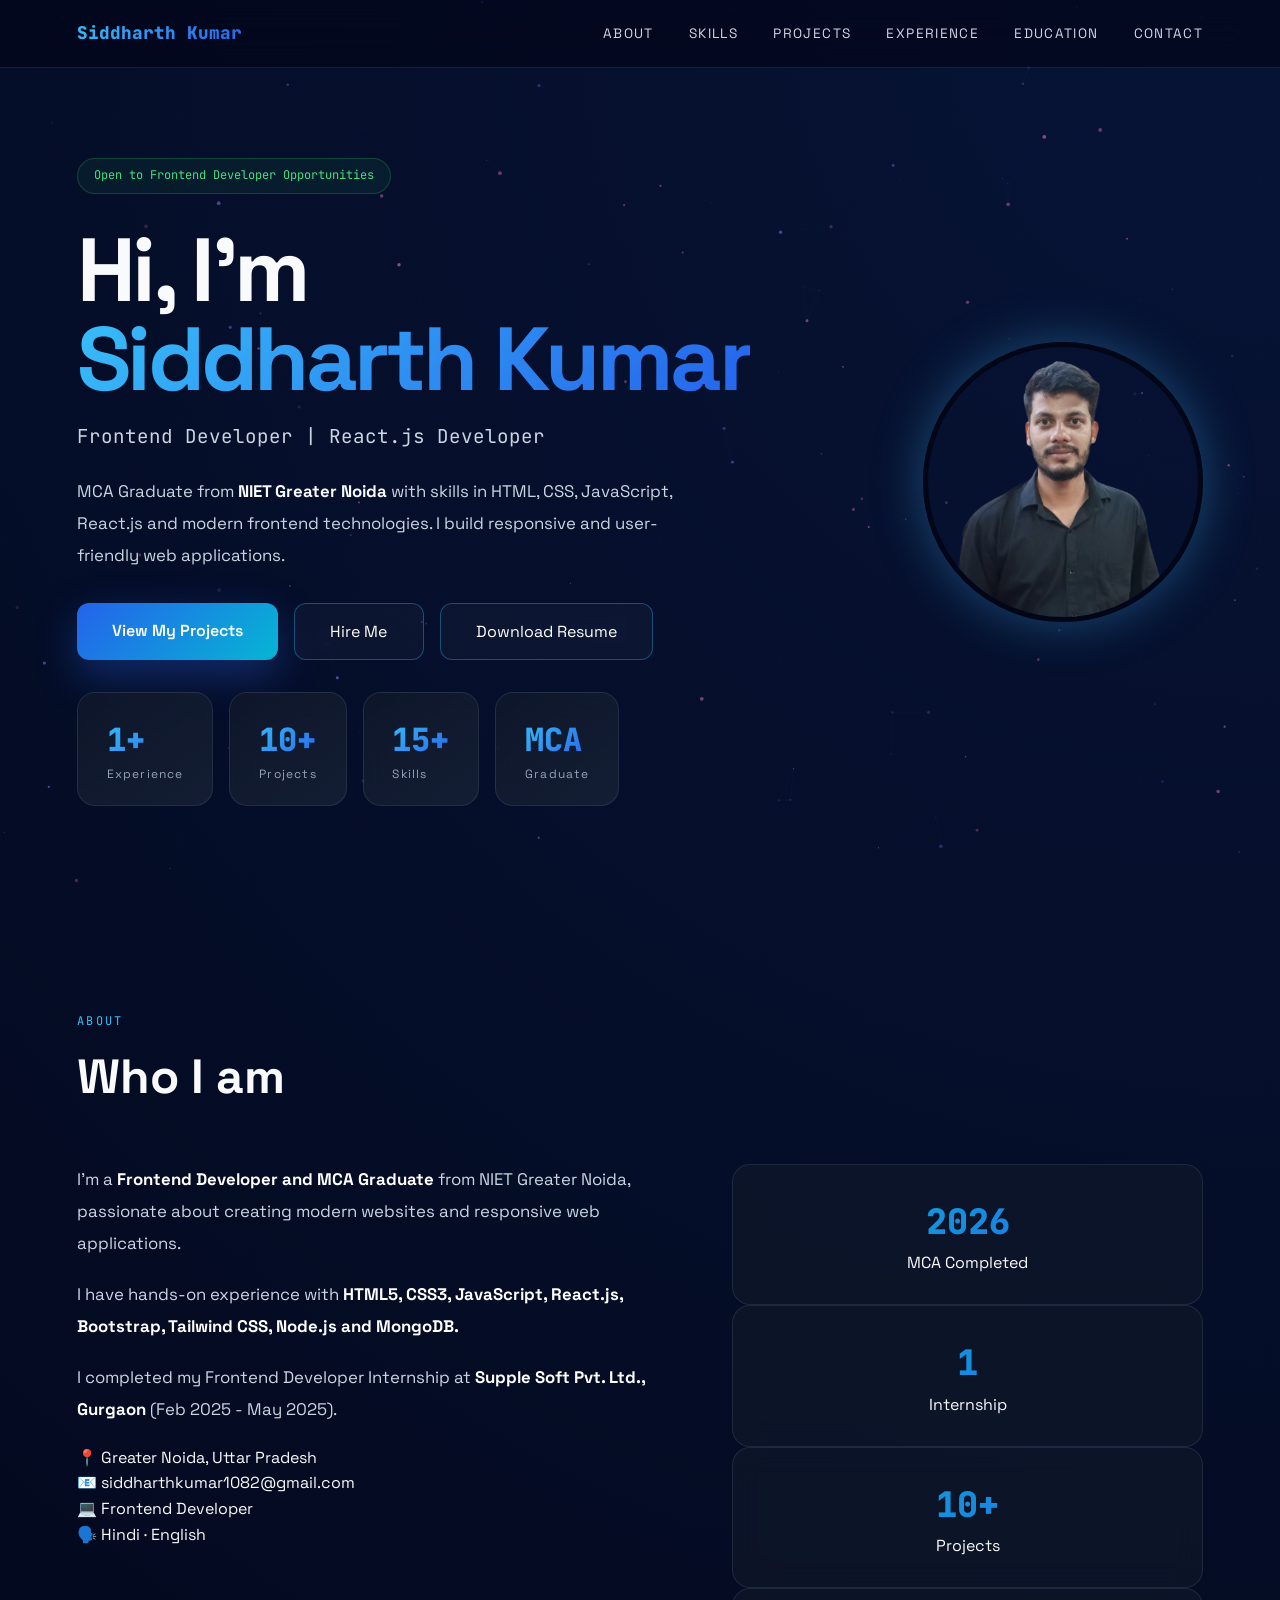
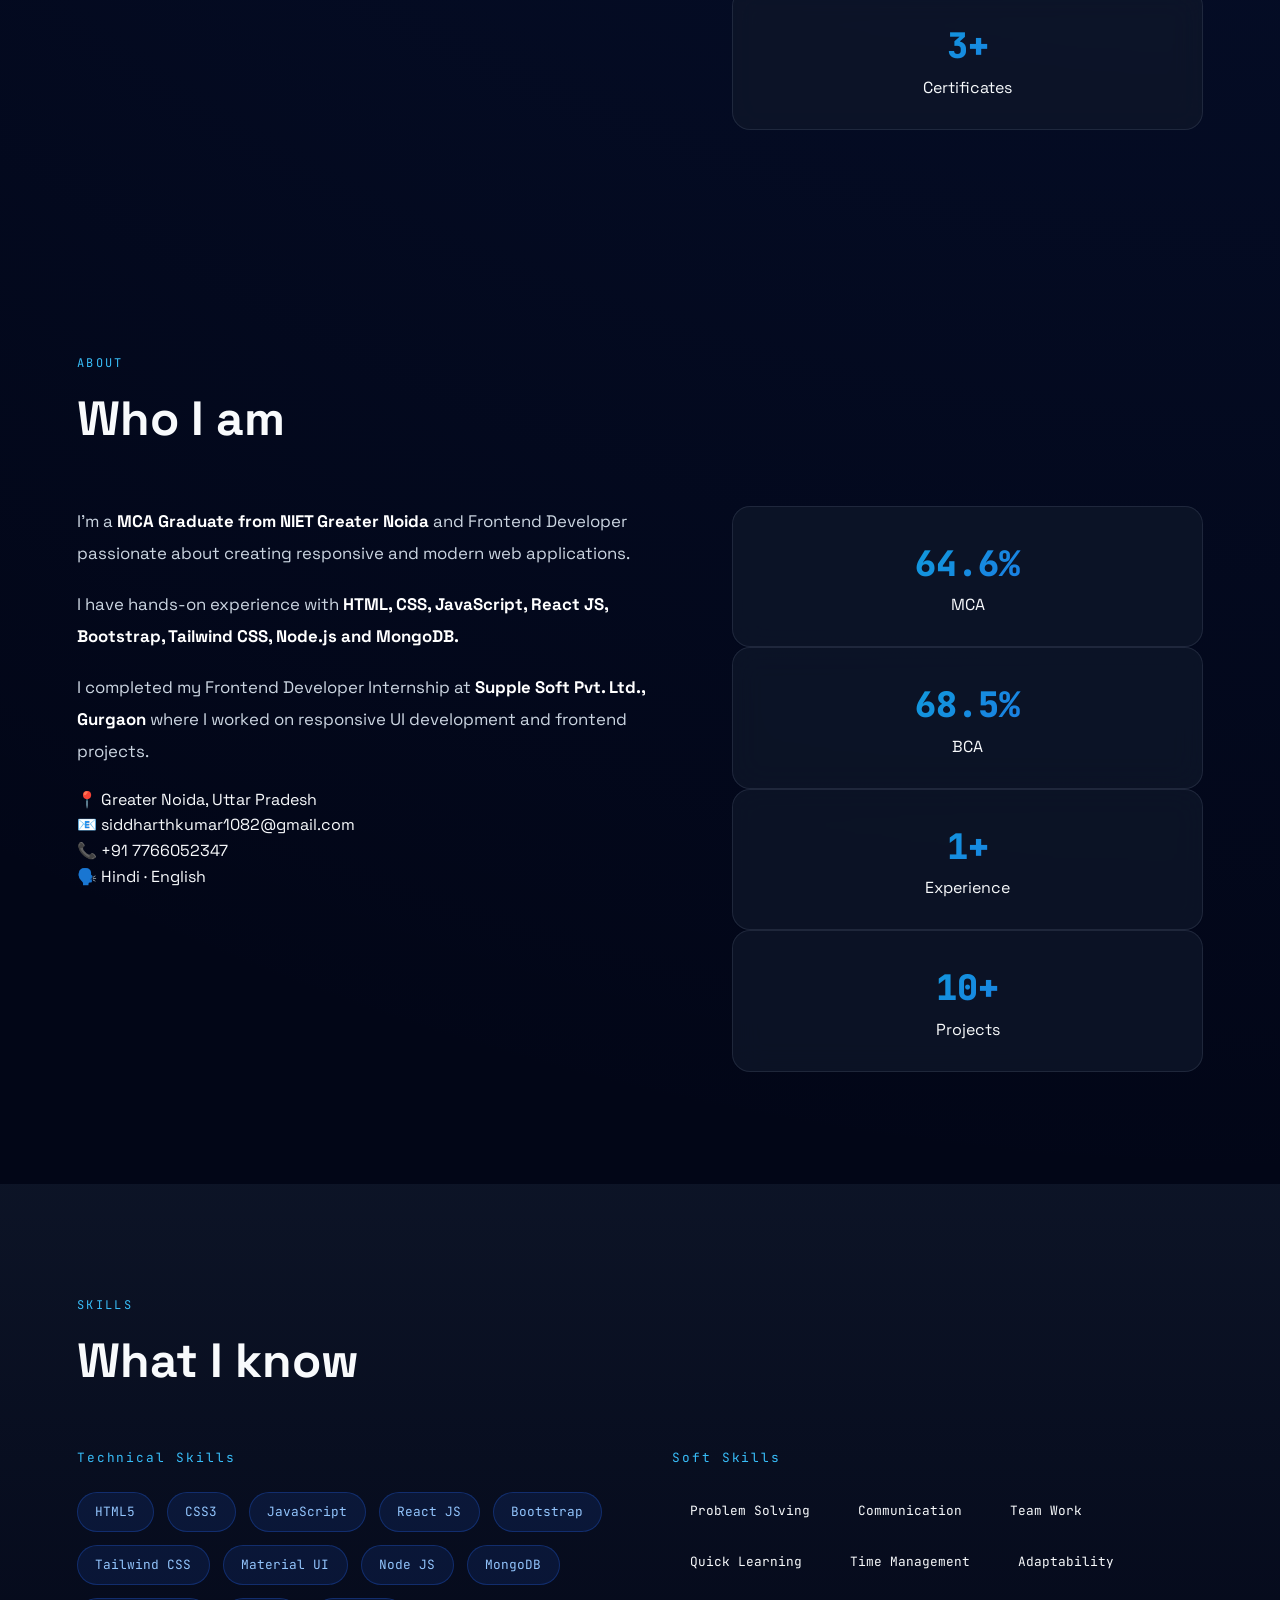
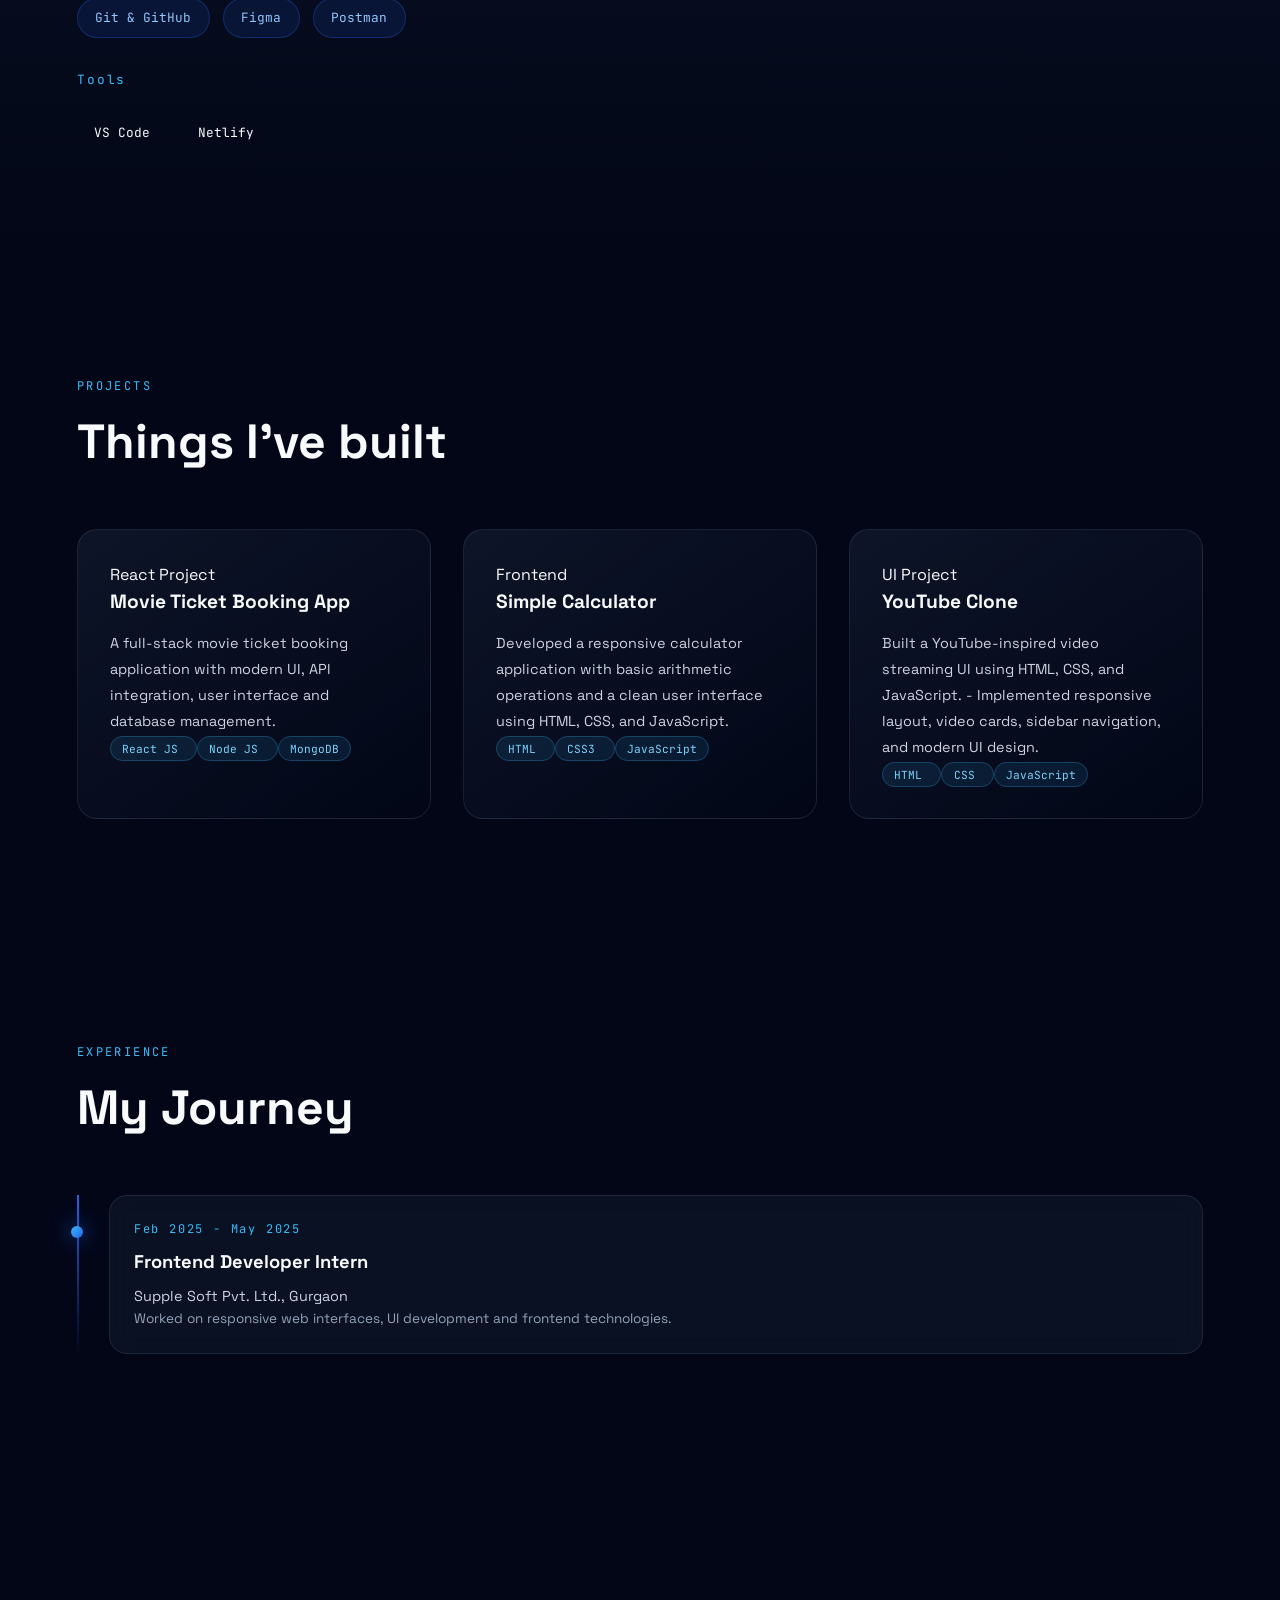
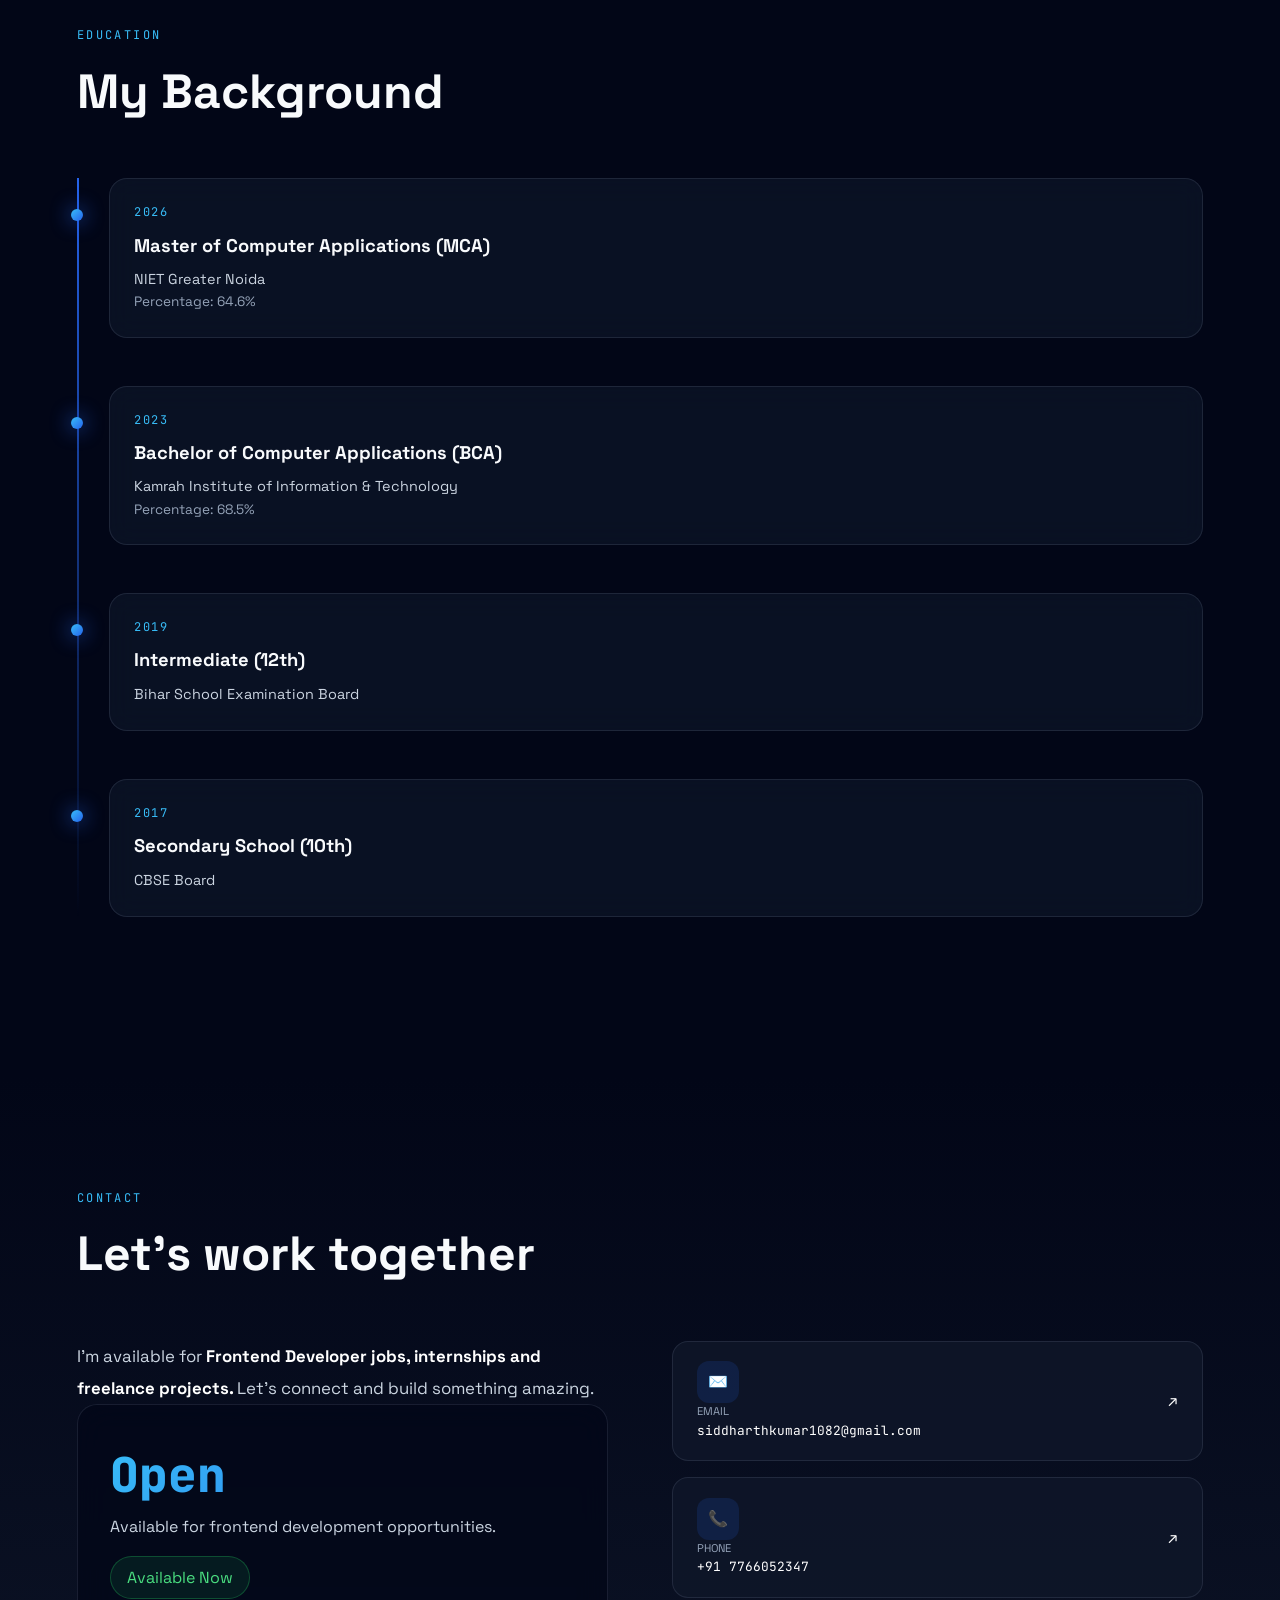
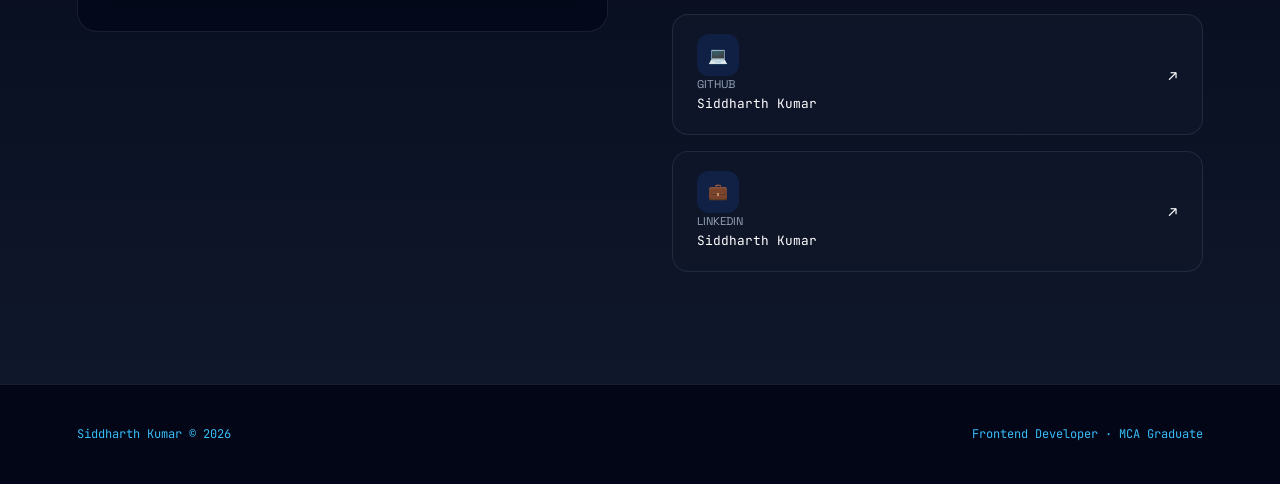
<file: index.html>
<!DOCTYPE html>
<html lang="en">

<head>

    <meta charset="UTF-8">

    <meta name="viewport" content="width=device-width, initial-scale=1.0">
    <link rel="shortcut icon" href="images/Admin.avif" type="image/x-icon">


    <title>Siddharth Kumar | Frontend Developer</title>


    <link
        href="https://fonts.googleapis.com/css2?family=Space+Grotesk:wght@300;400;500;600;700&family=JetBrains+Mono:wght@400;700&display=swap"
        rel="stylesheet">


    <link rel="stylesheet" href="style.css">


</head>


<body>


    <canvas id="bg-canvas"></canvas>




    <!-- NAVBAR -->

    <nav>


        <div class="nav-logo">
            Siddharth Kumar
        </div>



        <ul class="nav-links" id="navLinks">


            <li><a href="#about">About</a></li>

            <li><a href="#skills">Skills</a></li>

            <li><a href="#projects">Projects</a></li>

            <li><a href="#experience">Experience</a></li>

            <li><a href="#education">Education</a></li>

            <li><a href="#contact">Contact</a></li>


        </ul>






    </nav>







    <main>





        <!-- HERO SECTION -->


        <section class="hero">


            <div class="hero-inner">





                <div class="hero-content">





                    <div class="hero-badge">

                        Open to Frontend Developer Opportunities

                    </div>






                    <h1>


                        <span style="color:var(--text)">
                            Hi, I'm
                        </span>



                        <span class="name">

                            Siddharth Kumar

                        </span>


                    </h1>






                    <div class="hero-role">

                        Frontend Developer | React.js Developer

                    </div>






                    <p class="hero-desc">


                        MCA Graduate from

                        <strong style="color:var(--text)">
                            NIET Greater Noida
                        </strong>


                        with skills in HTML, CSS, JavaScript, React.js and modern frontend technologies.

                        I build responsive and user-friendly web applications.



                    </p>








                    <div class="hero-ctas">


                        <a href="#projects" class="btn-primary">

                            View My Projects

                        </a>




                        <a href="#contact" class="btn-outline">

                            Hire Me

                        </a>





                        <a href="resume/Siddharth_Kumar_Resume.pdf.pdf" target="_blank" class="btn-outline">

                            Download Resume

                        </a>



                    </div>







                    <div class="hero-cards">



                        <div class="hero-stat-card">


                            <div class="num">
                                1+
                            </div>


                            <div class="lbl">
                                Experience
                            </div>


                        </div>







                        <div class="hero-stat-card">


                            <div class="num">
                                10+
                            </div>


                            <div class="lbl">
                                Projects
                            </div>


                        </div>







                        <div class="hero-stat-card">


                            <div class="num">
                                15+
                            </div>


                            <div class="lbl">
                                Skills
                            </div>


                        </div>







                        <div class="hero-stat-card">


                            <div class="num">
                                MCA
                            </div>


                            <div class="lbl">
                                Graduate
                            </div>


                        </div>



                    </div>





                </div>









                <!-- PROFILE IMAGE -->


                <div class="profile-photo-wrap">


                    <div class="profile-glow"></div>



                    <a href="#" class="profile-photo-link">


                        <img src="images/my_image-removebg-preview.png" alt="Siddharth Kumar" class="profile-photo">


                    </a>



                </div>






            </div>



        </section>








        <!-- ABOUT SECTION -->


        <section id="about">



            <div class="reveal">



                <div class="section-eyebrow">

                    About

                </div>




                <h2 class="section-title">

                    Who I <span>am</span>

                </h2>



            </div>








            <div class="about-grid">





                <div class="about-text reveal">






                    <p>


                        I'm a

                        <strong>
                            Frontend Developer and MCA Graduate
                        </strong>


                        from NIET Greater Noida, passionate about creating modern websites and responsive web
                        applications.



                    </p>







                    <p>


                        I have hands-on experience with

                        <strong>
                            HTML5, CSS3, JavaScript, React.js, Bootstrap, Tailwind CSS, Node.js and MongoDB.
                        </strong>



                    </p>







                    <p>


                        I completed my Frontend Developer Internship at

                        <strong>
                            Supple Soft Pvt. Ltd., Gurgaon
                        </strong>


                        (Feb 2025 - May 2025).



                    </p>








                    <div class="about-info">



                        <div class="about-info-item">

                            <span>
                                📍
                            </span>

                            Greater Noida, Uttar Pradesh

                        </div>





                        <div class="about-info-item">

                            <span>
                                📧
                            </span>

                            siddharthkumar1082@gmail.com

                        </div>






                        <div class="about-info-item">

                            <span>
                                💻
                            </span>

                            Frontend Developer

                        </div>






                        <div class="about-info-item">

                            <span>
                                🗣️
                            </span>

                            Hindi · English

                        </div>





                    </div>





                </div>







                <div class="about-stats-grid reveal">





                    <div class="stat-box">


                        <div class="stat-num">
                            2026
                        </div>


                        <div class="stat-label">
                            MCA Completed
                        </div>


                    </div>







                    <div class="stat-box">


                        <div class="stat-num">
                            1
                        </div>


                        <div class="stat-label">
                            Internship
                        </div>


                    </div>







                    <div class="stat-box">


                        <div class="stat-num">
                            10+
                        </div>


                        <div class="stat-label">
                            Projects
                        </div>


                    </div>







                    <div class="stat-box">


                        <div class="stat-num">
                            3+
                        </div>


                        <div class="stat-label">
                            Certificates
                        </div>


                    </div>






                </div>






            </div>



        </section>
        <section id="about">

            <div class="reveal">

                <div class="section-eyebrow">
                    About
                </div>

                <h2 class="section-title">
                    Who I <span>am</span>
                </h2>

            </div>


            <div class="about-grid">


                <div class="about-text reveal">

                    <p>
                        I'm a <strong>MCA Graduate from NIET Greater Noida</strong> and
                        Frontend Developer passionate about creating responsive and modern web applications.
                    </p>


                    <p>
                        I have hands-on experience with
                        <strong>
                            HTML, CSS, JavaScript, React JS, Bootstrap, Tailwind CSS, Node.js and MongoDB.
                        </strong>
                    </p>


                    <p>
                        I completed my Frontend Developer Internship at
                        <strong>Supple Soft Pvt. Ltd., Gurgaon</strong>
                        where I worked on responsive UI development and frontend projects.
                    </p>



                    <div class="about-info">


                        <div class="about-info-item">
                            <span>📍</span>
                            Greater Noida, Uttar Pradesh
                        </div>



                        <div class="about-info-item">
                            <span>📧</span>
                            siddharthkumar1082@gmail.com
                        </div>



                        <div class="about-info-item">
                            <span>📞</span>
                            +91 7766052347
                        </div>



                        <div class="about-info-item">
                            <span>🗣️</span>
                            Hindi · English
                        </div>



                    </div>


                </div>





                <div class="about-stats-grid reveal">


                    <div class="stat-box">

                        <div class="stat-num">
                            64.6%
                        </div>

                        <div class="stat-label">
                            MCA
                        </div>

                    </div>



                    <div class="stat-box">

                        <div class="stat-num">
                            68.5%
                        </div>

                        <div class="stat-label">
                            BCA
                        </div>

                    </div>



                    <div class="stat-box">

                        <div class="stat-num">
                            1+
                        </div>

                        <div class="stat-label">
                            Experience
                        </div>

                    </div>



                    <div class="stat-box">

                        <div class="stat-num">
                            10+
                        </div>

                        <div class="stat-label">
                            Projects
                        </div>

                    </div>



                </div>


            </div>

        </section>





        <section id="skills" class="skills-section">


            <div class="reveal">


                <div class="section-eyebrow">
                    Skills
                </div>


                <h2 class="section-title">
                    What I <span>know</span>
                </h2>


            </div>



            <div class="skills-two-col reveal">


                <div>


                    <div class="skills-group-title">
                        Technical Skills
                    </div>



                    <div class="skills-grid">


                        <span class="skill-pill">
                            HTML5
                        </span>


                        <span class="skill-pill">
                            CSS3
                        </span>


                        <span class="skill-pill">
                            JavaScript
                        </span>


                        <span class="skill-pill">
                            React JS
                        </span>


                        <span class="skill-pill">
                            Bootstrap
                        </span>


                        <span class="skill-pill">
                            Tailwind CSS
                        </span>


                        <span class="skill-pill">
                            Material UI
                        </span>


                        <span class="skill-pill">
                            Node JS
                        </span>


                        <span class="skill-pill">
                            MongoDB
                        </span>


                        <span class="skill-pill">
                            Git & GitHub
                        </span>


                        <span class="skill-pill">
                            Figma
                        </span>


                        <span class="skill-pill">
                            Postman
                        </span>


                    </div>



                    <div class="skills-group-title" style="margin-top:2rem">

                        Tools

                    </div>


                    <div class="skills-grid">


                        <span class="lang-pill">
                            VS Code
                        </span>


                        <span class="lang-pill">
                            Netlify
                        </span>








                    </div>


                </div>




                <div>


                    <div class="skills-group-title">
                        Soft Skills
                    </div>


                    <div class="skills-grid">


                        <span class="soft-pill">
                            Problem Solving
                        </span>


                        <span class="soft-pill">
                            Communication
                        </span>


                        <span class="soft-pill">
                            Team Work
                        </span>


                        <span class="soft-pill">
                            Quick Learning
                        </span>


                        <span class="soft-pill">
                            Time Management
                        </span>


                        <span class="soft-pill">
                            Adaptability
                        </span>


                    </div>


                </div>



            </div>


        </section>



        <section id="projects">


            <div class="reveal">

                <div class="section-eyebrow">
                    Projects
                </div>


                <h2 class="section-title">
                    Things I've <span>built</span>
                </h2>


            </div>
            <div class="projects-grid">



                <div class="project-card reveal">


                    <div class="project-top">

                        <span class="project-badge">
                            React Project
                        </span>

                    </div>



                    <div class="project-title">
                        Movie Ticket Booking App
                    </div>


                    <p class="project-desc">

                        A full-stack movie ticket booking application with modern UI,
                        API integration, user interface and database management.

                    </p>



                    <div class="project-stack">

                        <span class="tag">
                            React JS
                        </span>

                        <span class="tag">
                            Node JS
                        </span>

                        <span class="tag">
                            MongoDB
                        </span>

                    </div>



                </div>






                <div class="project-card reveal">


                    <div class="project-top">

                        <span class="project-badge">
                            Frontend
                        </span>

                    </div>



                    <div class="project-title">
                        Simple Calculator
                    </div>


                    <div class="project-desc">
                        Developed a responsive calculator application with basic arithmetic operations and a clean user
                        interface using HTML, CSS, and JavaScript.
                    </div>



                    <div class="project-stack">
                        <span class="tag">
                            HTML
                        </span>

                        <span class="tag">
                            CSS3
                        </span>



                        <span class="tag">
                            JavaScript
                        </span>


                    </div>



                </div>






                <div class="project-card reveal">


                    <div class="project-top">

                        <span class="project-badge">
                            UI Project
                        </span>

                    </div>



                    <div class="project-title">
                        YouTube Clone
                    </div>



                    <p class="project-desc">

                        Built a YouTube-inspired video streaming UI using HTML, CSS, and JavaScript.
                        - Implemented responsive layout, video cards, sidebar navigation, and modern UI design.

                    </p>



                    <div class="project-stack">

                        <span class="tag">
                            HTML
                        </span>

                        <span class="tag">
                            CSS
                        </span>

                        <span class="tag">
                            JavaScript
                        </span>


                    </div>



                </div>




            </div>


        </section>





        <section id="experience">


            <div class="reveal">


                <div class="section-eyebrow">
                    Experience
                </div>



                <h2 class="section-title">
                    My <span>Journey</span>
                </h2>


            </div>




            <div class="edu-timeline">



                <div class="edu-item reveal">


                    <div class="edu-year">
                        Feb 2025 - May 2025
                    </div>



                    <div class="edu-degree">
                        Frontend Developer Intern
                    </div>



                    <div class="edu-school">
                        Supple Soft Pvt. Ltd., Gurgaon
                    </div>



                    <div class="edu-note">

                        Worked on responsive web interfaces,
                        UI development and frontend technologies.

                    </div>


                </div>



            </div>


        </section>







        <section id="education">


            <div class="reveal">


                <div class="section-eyebrow">
                    Education
                </div>



                <h2 class="section-title">
                    My <span>Background</span>
                </h2>



            </div>





            <div class="edu-timeline">



                <div class="edu-item reveal">


                    <div class="edu-year">
                        2026
                    </div>


                    <div class="edu-degree">
                        Master of Computer Applications (MCA)
                    </div>


                    <div class="edu-school">
                        NIET Greater Noida
                    </div>


                    <div class="edu-note">
                        Percentage: 64.6%
                    </div>


                </div>





                <div class="edu-item reveal">


                    <div class="edu-year">
                        2023
                    </div>


                    <div class="edu-degree">
                        Bachelor of Computer Applications (BCA)
                    </div>


                    <div class="edu-school">
                        Kamrah Institute of Information & Technology
                    </div>


                    <div class="edu-note">
                        Percentage: 68.5%
                    </div>


                </div>





                <div class="edu-item reveal">


                    <div class="edu-year">
                        2019
                    </div>


                    <div class="edu-degree">
                        Intermediate (12th)
                    </div>


                    <div class="edu-school">
                        Bihar School Examination Board
                    </div>


                </div>





                <div class="edu-item reveal">


                    <div class="edu-year">
                        2017
                    </div>


                    <div class="edu-degree">
                        Secondary School (10th)
                    </div>


                    <div class="edu-school">
                        CBSE Board
                    </div>


                </div>



            </div>


        </section>








        <section id="contact" class="contact-section">


            <div class="reveal">


                <div class="section-eyebrow">
                    Contact
                </div>


                <h2 class="section-title">
                    Let's work <span>together</span>
                </h2>


            </div>





            <div class="contact-grid">



                <div class="reveal">


                    <p class="contact-desc">

                        I'm available for
                        <span class="contact-highlight">
                            Frontend Developer jobs, internships and freelance projects.
                        </span>

                        Let's connect and build something amazing.

                    </p>





                    <div class="avail-card">


                        <div class="avail-inner">


                            <div class="big">
                                Open
                            </div>


                            <p>
                                Available for frontend development opportunities.
                            </p>



                            <div class="avail-badge">
                                Available Now
                            </div>


                        </div>


                    </div>


                </div>







                <div class="contact-links reveal">



                    <a href="mailto:siddharthkumar1082@gmail.com" class="contact-item">


                        <div class="contact-item-left">

                            <div class="contact-icon">
                                ✉️
                            </div>


                            <div>

                                <div class="contact-label">
                                    Email
                                </div>


                                <div class="contact-val">
                                    siddharthkumar1082@gmail.com
                                </div>


                            </div>


                        </div>


                        <span class="contact-arr">
                            ↗
                        </span>


                    </a>





                    <a href="tel:+917766052347" class="contact-item">


                        <div class="contact-item-left">

                            <div class="contact-icon">
                                📞
                            </div>


                            <div>

                                <div class="contact-label">
                                    Phone
                                </div>


                                <div class="contact-val">
                                    +91 7766052347
                                </div>


                            </div>

                        </div>


                        <span class="contact-arr">
                            ↗
                        </span>


                    </a>






                    <a href="https://github.com/Siddharthkumr" target="_blank" class="contact-item">


                        <div class="contact-item-left">


                            <div class="contact-icon">
                                💻
                            </div>


                            <div>

                                <div class="contact-label">
                                    GitHub
                                </div>


                                <div class="contact-val">
                                    Siddharth Kumar
                                </div>


                            </div>


                        </div>


                        <span class="contact-arr">
                            ↗
                        </span>


                    </a>






                    <a href="https://www.linkedin.com/in/siddharth-kumar-149511316/" target="_blank"
                        class="contact-item">


                        <div class="contact-item-left">


                            <div class="contact-icon">
                                💼
                            </div>


                            <div>

                                <div class="contact-label">
                                    LinkedIn
                                </div>


                                <div class="contact-val">
                                    Siddharth Kumar
                                </div>


                            </div>


                        </div>


                        <span class="contact-arr">
                            ↗
                        </span>


                    </a>



                </div>



            </div>



        </section>






    </main>






    <footer>


        <span>
            Siddharth Kumar © 2026
        </span>



        <span>
            Frontend Developer · MCA Graduate
        </span>



    </footer>



    <script src="script.js"></script>


</body>

</html>
</file>
<file: style.css>
/* ==========================
   PREMIUM ROOT VARIABLES
========================== */

:root {
  --bg: #020617;

  --surface: rgba(15, 23, 42, 0.75);

  --surface2: #111827;

  --border: rgba(148, 163, 184, 0.15);

  --border2: rgba(56, 189, 248, 0.35);

  --accent: #3b82f6;

  --accent2: #06b6d4;

  --accent3: #22c55e;

  --text: #f8fafc;

  --muted: #94a3b8;

  --muted2: #cbd5e1;

  --display: "Space Grotesk", sans-serif;

  --mono: "JetBrains Mono", monospace;
}

/* ==========================
RESET
========================== */

*,
*::before,
*::after {
  box-sizing: border-box;

  margin: 0;

  padding: 0;
}

html {
  scroll-behavior: smooth;
}

body {
  background:
    radial-gradient(
      circle at top right,
      rgba(37, 99, 235, 0.15),
      transparent 40%
    ),
    var(--bg);

  color: var(--text);

  font-family: var(--display);

  line-height: 1.6;

  overflow-x: hidden;
}

/* BACKGROUND */

#bg-canvas {
  position: fixed;

  inset: 0;

  z-index: 0;

  pointer-events: none;
}

/* ==========================
NAVBAR
========================== */

nav {
  position: fixed;

  top: 0;

  left: 0;

  right: 0;

  z-index: 100;

  display: flex;

  justify-content: space-between;

  align-items: center;

  padding: 1.2rem 6vw;

  background: rgba(2, 6, 23, 0.65);

  backdrop-filter: blur(18px);

  border-bottom: 1px solid var(--border);
}

/* LOGO */

.nav-logo {
  font-family: var(--mono);

  font-size: 1.1rem;

  font-weight: 800;

  background: linear-gradient(135deg, #38bdf8, #2563eb);

  background-clip: text;

  -webkit-background-clip: text;

  -webkit-text-fill-color: transparent;
}

/* LINKS */

.nav-links {
  display: flex;

  gap: 2.2rem;

  list-style: none;
}

.nav-links a {
  color: var(--muted2);

  text-decoration: none;

  font-size: 0.85rem;

  letter-spacing: 0.1em;

  text-transform: uppercase;

  position: relative;

  transition: 0.3s;
}

.nav-links a::after {
  content: "";

  position: absolute;

  left: 0;

  bottom: -8px;

  width: 0;

  height: 2px;

  background: linear-gradient(90deg, var(--accent), var(--accent2));

  transition: 0.3s;
}

.nav-links a:hover {
  color: white;
}

.nav-links a:hover::after {
  width: 100%;
}

/* ==========================
HERO
========================== */

.hero {
  min-height: 100vh;

  display: flex;

  align-items: center;

  padding: 8rem 6vw 4rem;

  position: relative;
}

.hero-inner {
  display: flex;

  align-items: center;

  justify-content: space-between;

  gap: 4rem;

  width: 100%;
}

.hero-content {
  max-width: 750px;
}

/* Badge */

.hero-badge {
  display: inline-flex;

  align-items: center;

  gap: 0.6rem;

  font-family: var(--mono);

  font-size: 0.75rem;

  color: #4ade80;

  padding: 0.45rem 1rem;

  border-radius: 50px;

  background: rgba(34, 197, 94, 0.08);

  border: 1px solid rgba(34, 197, 94, 0.25);

  margin-bottom: 2rem;
}

/* Heading */

.hero h1 {
  font-size: clamp(3rem, 7vw, 6rem);

  line-height: 1;

  letter-spacing: -0.04em;

  font-weight: 800;
}

.hero h1 .name {
  display: block;

  background: linear-gradient(135deg, #38bdf8, #2563eb);

  background-clip: text;

  -webkit-background-clip: text;

  -webkit-text-fill-color: transparent;
}

.hero-role {
  font-family: var(--mono);

  font-size: 1.2rem;

  color: #cbd5e1;

  margin-top: 1rem;
}

.hero-desc {
  margin-top: 1.5rem;

  max-width: 55ch;

  font-size: 1.05rem;

  color: var(--muted2);

  line-height: 1.9;
} /* ==========================
   BUTTONS PREMIUM
========================== */

.hero-ctas {
  display: flex;

  gap: 1rem;

  flex-wrap: wrap;

  margin-top: 2rem;
}

.btn-primary {
  padding: 0.9rem 2.2rem;

  border-radius: 12px;

  background: linear-gradient(135deg, #2563eb, #06b6d4);

  color: white;

  font-weight: 600;

  text-decoration: none;

  box-shadow: 0 15px 40px rgba(37, 99, 235, 0.35);

  transition: 0.3s;
}

.btn-primary:hover {
  transform: translateY(-5px);

  box-shadow: 0 20px 50px rgba(6, 182, 212, 0.4);
}

.btn-outline {
  padding: 0.9rem 2.2rem;

  border-radius: 12px;

  border: 1px solid var(--border2);

  color: white;

  text-decoration: none;

  background: rgba(255, 255, 255, 0.03);

  backdrop-filter: blur(10px);

  transition: 0.3s;
}

.btn-outline:hover {
  background: rgba(56, 189, 248, 0.1);

  border-color: var(--accent2);

  transform: translateY(-5px);
}

/* ==========================
 HERO STAT CARDS
========================== */

.hero-cards {
  display: flex;

  gap: 1rem;

  flex-wrap: wrap;

  margin-top: 2rem;
}

.hero-stat-card {
  background: linear-gradient(
    145deg,
    rgba(15, 23, 42, 0.9),
    rgba(30, 41, 59, 0.6)
  );

  border: 1px solid var(--border);

  border-radius: 18px;

  padding: 1.3rem 1.8rem;

  backdrop-filter: blur(15px);

  transition: 0.35s;
}

.hero-stat-card:hover {
  transform: translateY(-8px);

  border-color: var(--accent2);

  box-shadow: 0 15px 40px rgba(6, 182, 212, 0.15);
}

.hero-stat-card .num {
  font-size: 2rem;

  font-family: var(--mono);

  font-weight: 800;

  background: linear-gradient(135deg, #38bdf8, #2563eb);

  background-clip: text;

  -webkit-background-clip: text;

  -webkit-text-fill-color: transparent;
}

.hero-stat-card .lbl {
  font-size: 0.75rem;

  color: var(--muted);

  letter-spacing: 0.1em;
}

/* ==========================
 PROFILE IMAGE
========================== */

.profile-photo-wrap {
  width: 280px;

  height: 280px;

  position: relative;
}

.profile-photo {
  width: 100%;

  height: 100%;

  border-radius: 50%;

  object-fit: cover;

  border: 5px solid #020617;

  box-shadow: 0 0 50px rgba(56, 189, 248, 0.35);

  transition: 0.4s;
}

.profile-photo:hover {
  transform: scale(1.05);
}

/* ==========================
 SECTION TITLE
========================== */

section {
  padding: 7rem 6vw;
}

.section-eyebrow {
  font-family: var(--mono);

  font-size: 0.75rem;

  color: #38bdf8;

  letter-spacing: 0.2em;

  text-transform: uppercase;
}

.section-title {
  font-size: clamp(2rem, 5vw, 3rem);

  font-weight: 800;

  margin-top: 0.5rem;

  margin-bottom: 3rem;
}

/* ==========================
 ABOUT SECTION
========================== */

.about-grid {
  display: grid;

  grid-template-columns: 1.1fr 0.9fr;

  gap: 5rem;
}

.about-text p {
  color: var(--muted2);

  font-size: 1.05rem;

  line-height: 1.9;

  margin-bottom: 1.2rem;
}

.about-text strong {
  color: white;
}

.stat-box {
  background: rgba(15, 23, 42, 0.75);

  border: 1px solid var(--border);

  border-radius: 18px;

  padding: 1.8rem;

  text-align: center;

  backdrop-filter: blur(15px);

  transition: 0.3s;
}

.stat-box:hover {
  transform: translateY(-8px);

  border-color: var(--accent2);
}

.stat-num {
  font-family: var(--mono);

  font-size: 2.2rem;

  font-weight: 800;

  background: linear-gradient(135deg, #06b6d4, #2563eb);

  background-clip: text;

  -webkit-background-clip: text;

  -webkit-text-fill-color: transparent;
}

/* ==========================
 SKILLS SECTION
========================== */

.skills-section {
  background: linear-gradient(180deg, rgba(15, 23, 42, 0.8), rgba(2, 6, 23, 1));
}

.skills-two-col {
  display: grid;

  grid-template-columns: 1fr 1fr;

  gap: 4rem;
}

.skills-group-title {
  font-family: var(--mono);

  color: #38bdf8;

  font-size: 0.8rem;

  letter-spacing: 0.15em;

  margin-bottom: 1.5rem;
}

.skills-grid {
  display: flex;

  flex-wrap: wrap;

  gap: 0.8rem;
}

.skill-pill,
.soft-pill,
.lang-pill {
  padding: 0.55rem 1.1rem;

  border-radius: 50px;

  font-family: var(--mono);

  font-size: 0.8rem;

  transition: 0.3s;
}

.skill-pill {
  background: rgba(37, 99, 235, 0.12);

  border: 1px solid rgba(37, 99, 235, 0.3);

  color: #93c5fd;
}

.skill-pill:hover {
  transform: translateY(-5px);

  background: rgba(37, 99, 235, 0.25);
}

/* ==========================
 PROJECT CARDS
========================== */

.projects-grid {
  display: grid;

  grid-template-columns: repeat(auto-fit, minmax(300px, 1fr));

  gap: 2rem;
}

.project-card {
  background: linear-gradient(
    145deg,
    rgba(15, 23, 42, 0.9),
    rgba(2, 6, 23, 0.8)
  );

  border: 1px solid var(--border);

  border-radius: 20px;

  padding: 2rem;

  transition: 0.35s;

  overflow: hidden;

  position: relative;
}

.project-card::before {
  content: "";

  position: absolute;

  top: 0;

  left: 0;

  width: 100%;

  height: 3px;

  background: linear-gradient(90deg, #2563eb, #06b6d4);

  transform: scaleX(0);

  transition: 0.4s;
}

.project-card:hover::before {
  transform: scaleX(1);
}

.project-card:hover {
  transform: translateY(-10px);

  border-color: rgba(56, 189, 248, 0.5);

  box-shadow: 0 25px 60px rgba(0, 0, 0, 0.4);
}

.project-title {
  font-size: 1.2rem;

  font-weight: 700;

  margin-bottom: 0.8rem;
}

.project-desc {
  color: var(--muted2);

  font-size: 0.9rem;

  line-height: 1.8;
}

.tag {
  background: rgba(56, 189, 248, 0.1);

  border: 1px solid rgba(56, 189, 248, 0.25);

  color: #7dd3fc;

  padding: 0.3rem 0.7rem;

  border-radius: 50px;

  font-size: 0.7rem;

  font-family: var(--mono);
} /* ==========================
        EDUCATION
========================== */

.edu-timeline {
  position: relative;

  padding-left: 2rem;
}

.edu-timeline::before {
  content: "";

  position: absolute;

  left: 0;

  top: 0;

  bottom: 0;

  width: 2px;

  background: linear-gradient(to bottom, #2563eb, transparent);
}

.edu-item {
  position: relative;

  margin-bottom: 3rem;

  padding: 1.5rem;

  background: rgba(15, 23, 42, 0.65);

  border: 1px solid var(--border);

  border-radius: 18px;

  backdrop-filter: blur(12px);

  transition: 0.3s;
}

.edu-item:hover {
  transform: translateX(8px);

  border-color: var(--accent2);
}

.edu-item::before {
  content: "";

  position: absolute;

  left: -2.45rem;

  top: 30px;

  width: 12px;

  height: 12px;

  border-radius: 50%;

  background: linear-gradient(135deg, #38bdf8, #2563eb);

  box-shadow: 0 0 20px #2563eb;
}

.edu-year {
  font-family: var(--mono);

  font-size: 0.75rem;

  color: #38bdf8;

  letter-spacing: 0.15em;
}

.edu-degree {
  font-size: 1.15rem;

  font-weight: 700;

  margin: 0.5rem 0;
}

.edu-school {
  color: var(--muted2);

  font-size: 0.9rem;
}

.edu-note {
  color: var(--muted);

  font-size: 0.85rem;
}

/* ==========================
 CONTACT SECTION
========================== */

.contact-section {
  background: linear-gradient(180deg, #020617, #0f172a);
}

.contact-grid {
  display: grid;

  grid-template-columns: 1fr 1fr;

  gap: 4rem;
}

.contact-desc {
  color: var(--muted2);

  font-size: 1.05rem;

  line-height: 1.9;
}

.contact-highlight {
  color: white;

  font-weight: 700;
}

/* Availability Card */

.avail-card {
  background: rgba(2, 6, 23, 0.7);

  border: 1px solid var(--border);

  border-radius: 20px;

  padding: 2rem;

  backdrop-filter: blur(15px);
}

.avail-inner .big {
  font-family: var(--mono);

  font-size: 3rem;

  font-weight: 800;

  background: linear-gradient(135deg, #38bdf8, #2563eb);

  background-clip: text;

  -webkit-background-clip: text;

  -webkit-text-fill-color: transparent;
}

.avail-inner p {
  color: var(--muted2);
}

.avail-badge {
  display: inline-flex;

  margin-top: 1rem;

  padding: 0.5rem 1rem;

  border-radius: 50px;

  color: #4ade80;

  background: rgba(34, 197, 94, 0.1);

  border: 1px solid rgba(34, 197, 94, 0.3);
}

/* CONTACT LINKS */

.contact-links {
  display: flex;

  flex-direction: column;

  gap: 1rem;
}

.contact-item {
  display: flex;

  justify-content: space-between;

  align-items: center;

  padding: 1.2rem 1.5rem;

  background: rgba(15, 23, 42, 0.8);

  border: 1px solid var(--border);

  border-radius: 16px;

  text-decoration: none;

  color: white;

  transition: 0.3s;
}

.contact-item:hover {
  transform: translateX(8px);

  border-color: #38bdf8;

  background: rgba(56, 189, 248, 0.08);
}

.contact-icon {
  width: 42px;

  height: 42px;

  display: flex;

  align-items: center;

  justify-content: center;

  border-radius: 12px;

  background: rgba(37, 99, 235, 0.15);
}

.contact-label {
  font-size: 0.7rem;

  color: var(--muted);

  text-transform: uppercase;
}

.contact-val {
  font-family: var(--mono);

  font-size: 0.8rem;
}

/* ==========================
 FOOTER
========================== */

footer {
  padding: 2.5rem 6vw;

  border-top: 1px solid var(--border);

  display: flex;

  justify-content: space-between;

  align-items: center;

  font-family: var(--mono);

  font-size: 0.75rem;

  color: var(--muted);

  background: #020617;
}

footer span {
  color: #38bdf8;
}

/* ==========================
 SCROLL ANIMATION
========================== */

.reveal {
  opacity: 0;

  transform: translateY(40px);

  transition: all 0.8s cubic-bezier(0.2, 0.8, 0.2, 1);
}

.reveal.visible {
  opacity: 1;

  transform: translateY(0);
}

@media (max-width: 900px) {
  .nav-toggle {
    display: flex;
  }

  .nav-links {
    position: absolute;

    top: 100%;

    left: 0;

    right: 0;

    flex-direction: column;

    background: rgba(2, 6, 23, 0.95);

    backdrop-filter: blur(20px);

    max-height: 0;

    overflow: hidden;

    transition: 0.4s;
  }

  .nav-links.open {
    max-height: 400px;

    padding: 1rem 6vw;
  }

  .hero-inner {
    flex-direction: column-reverse;

    text-align: center;
  }

  .hero-desc {
    margin-left: auto;

    margin-right: auto;
  }

  .hero-ctas {
    justify-content: center;
  }

  .hero-cards {
    justify-content: center;
  }

  .profile-photo-wrap {
    width: 200px;

    height: 200px;
  }

  .about-grid,
  .skills-two-col,
  .contact-grid {
    grid-template-columns: 1fr;

    gap: 2rem;
  }

  footer {
    flex-direction: column;

    gap: 1rem;

    text-align: center;
  }
}

@media (max-width: 480px) {
  section {
    padding: 4rem 6vw;
  }

  .hero {
    padding-top: 7rem;
  }

  .hero h1 {
    font-size: 2.8rem;
  }

  .btn-primary,
  .btn-outline {
    width: 100%;

    text-align: center;
  }

  .hero-stat-card {
    width: 100%;

    text-align: center;
  }

  .profile-photo-wrap {
    width: 160px;

    height: 160px;
  }

  .project-card {
    padding: 1.5rem;
  }

  .edu-item {
    padding: 1.2rem;
  }
}

@media (prefers-reduced-motion: reduce) {
  * {
    animation: none !important;

    transition: none !important;
  }

  .reveal {
    opacity: 1;

    transform: none;
  }
}
</file>
